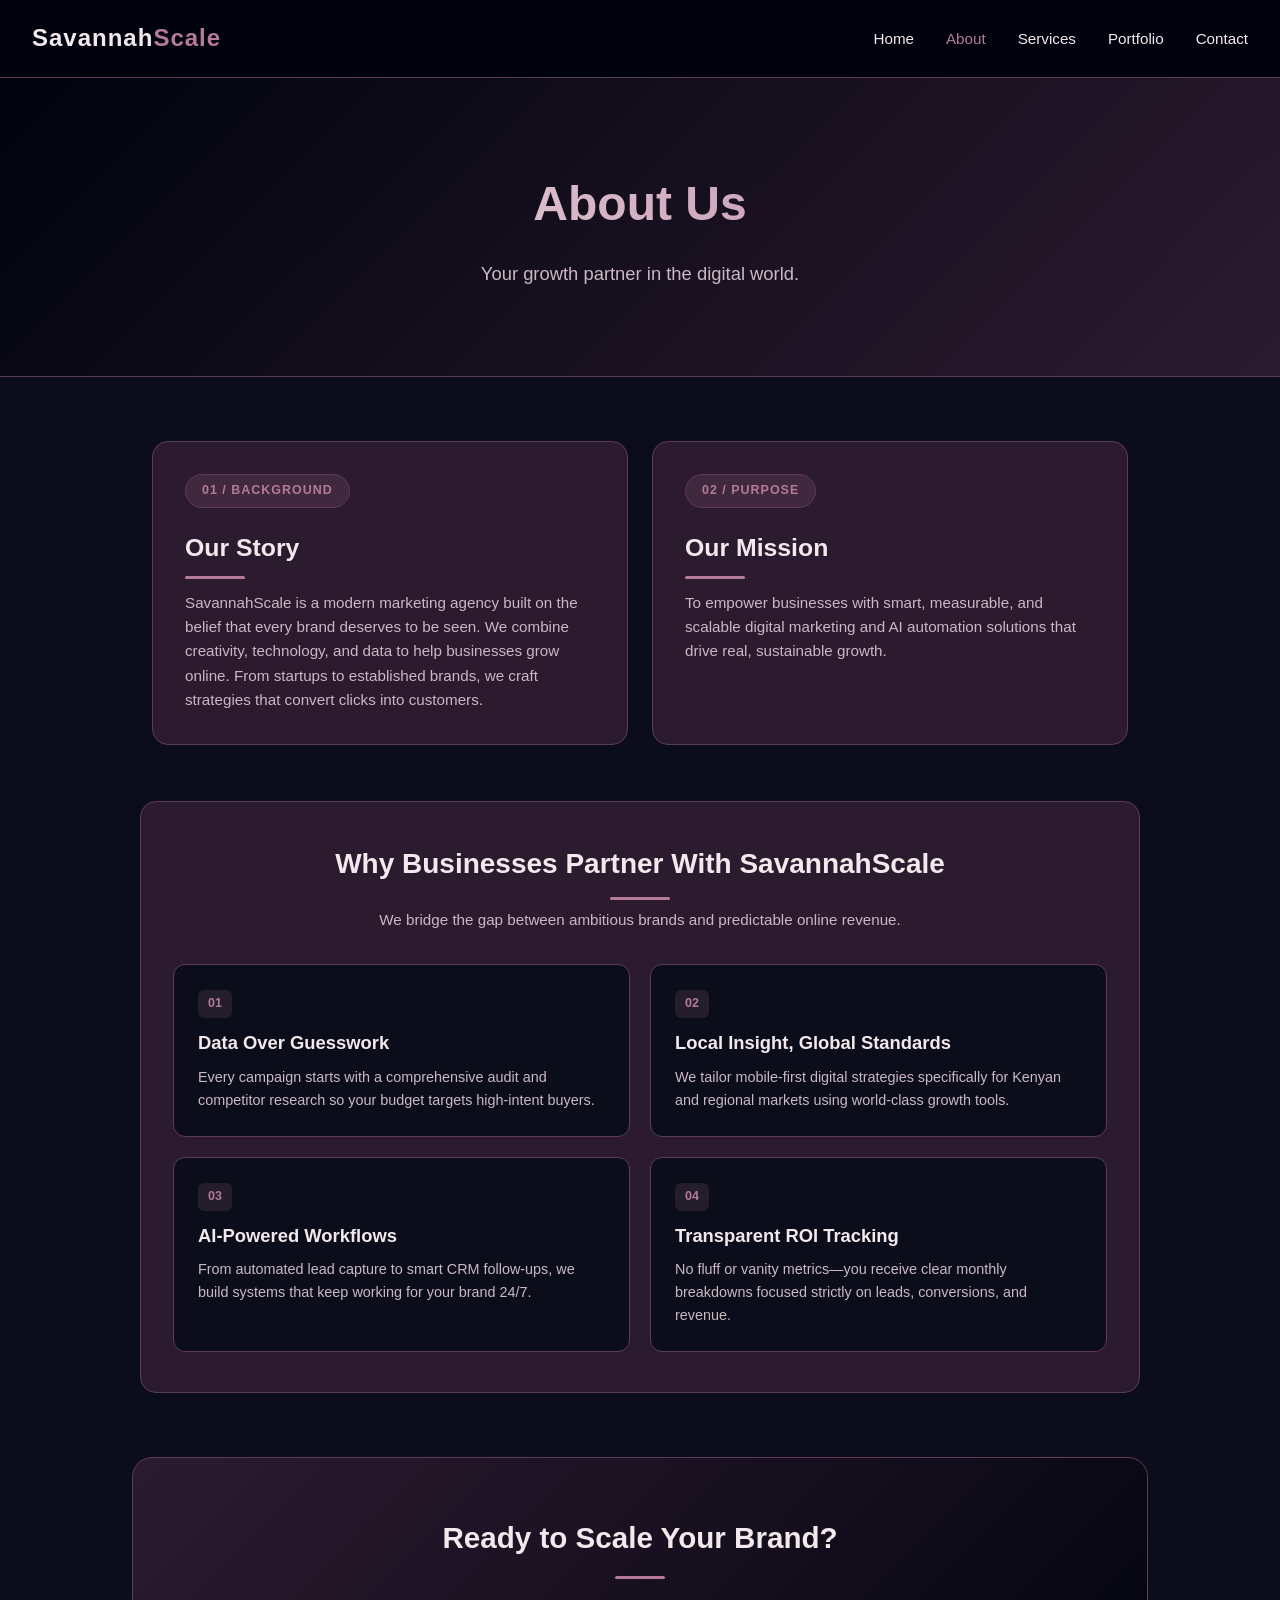
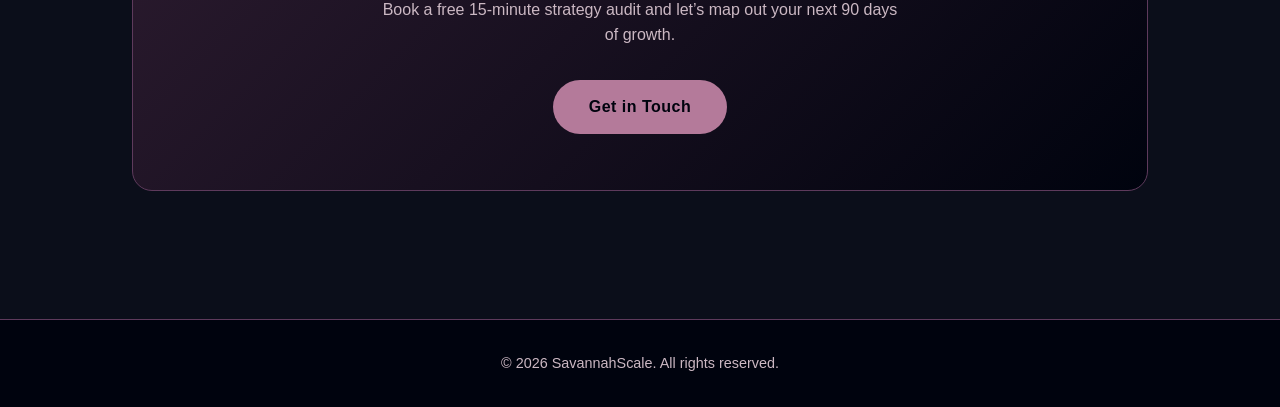
<file: about.html>
<!DOCTYPE html>
<html lang="en">
<head>
  <meta charset="UTF-8">
  <meta name="viewport" content="width=device-width, initial-scale=1.0">
  <title>SavannahScale – About Us</title>
  <meta name="description" content="Learn about SavannahScale, a modern digital marketing and AI automation agency in Kenya helping brands grow predictably online.">
  <link rel="stylesheet" href="style.css">
</head>
<body>
  <nav>
    <div class="logo">Savannah<span>Scale</span></div>
    <ul>
      <li><a href="index.html">Home</a></li>
      <li><a href="about.html" class="active">About</a></li>
      <li><a href="services.html">Services</a></li>
      <li><a href="portfolio.html">Portfolio</a></li>
      <li><a href="contact.html">Contact</a></li>
    </ul>
  </nav>

  <main>
    <!-- 1. Centered Hero Banner -->
    <section class="hero">
      <h1>About Us</h1>
      <p>Your growth partner in the digital world.</p>
    </section>

    <!-- 2. Side-by-Side Story & Mission Cards -->
    <section class="story-mission-section">
      <div class="story-mission-grid">
        <div class="info-card">
          <span class="card-eyebrow">01 / Background</span>
          <h2>Our Story</h2>
          <p>
            SavannahScale is a modern marketing agency built on the belief that every brand 
            deserves to be seen. We combine creativity, technology, and data to help businesses 
            grow online. From startups to established brands, we craft strategies that convert 
            clicks into customers.
          </p>
        </div>

        <div class="info-card">
          <span class="card-eyebrow">02 / Purpose</span>
          <h2>Our Mission</h2>
          <p>
            To empower businesses with smart, measurable, and scalable digital marketing 
            and AI automation solutions that drive real, sustainable growth.
          </p>
        </div>
      </div>
    </section>

    <!-- 3. Why Businesses Partner With SavannahScale -->
    <section class="about-pillars">
      <div class="pillars-header">
        <h2>Why Businesses Partner With SavannahScale</h2>
        <p>We bridge the gap between ambitious brands and predictable online revenue.</p>
      </div>

      <ol class="pillars-grid">
        <li class="pillar-item">
          <span class="pillar-num">01</span>
          <h3>Data Over Guesswork</h3>
          <p>Every campaign starts with a comprehensive audit and competitor research so your budget targets high-intent buyers.</p>
        </li>

        <li class="pillar-item">
          <span class="pillar-num">02</span>
          <h3>Local Insight, Global Standards</h3>
          <p>We tailor mobile-first digital strategies specifically for Kenyan and regional markets using world-class growth tools.</p>
        </li>

        <li class="pillar-item">
          <span class="pillar-num">03</span>
          <h3>AI-Powered Workflows</h3>
          <p>From automated lead capture to smart CRM follow-ups, we build systems that keep working for your brand 24/7.</p>
        </li>

        <li class="pillar-item">
          <span class="pillar-num">04</span>
          <h3>Transparent ROI Tracking</h3>
          <p>No fluff or vanity metrics—you receive clear monthly breakdowns focused strictly on leads, conversions, and revenue.</p>
        </li>
      </ol>
    </section>

    <!-- 4. Bottom CTA Banner -->
    <section class="home-cta">
      <div class="cta-box">
        <h2>Ready to Scale Your Brand?</h2>
        <div class="cta-divider"></div>
        <p>Book a free 15-minute strategy audit and let’s map out your next 90 days of growth.</p>
        <a href="contact.html" class="btn-primary">Get in Touch</a>
      </div>
    </section>
  </main>

  <footer>
    <p>&copy; <span id="current-year">2026</span> SavannahScale. All rights reserved.</p>
  </footer>

</body>
</html>
</file>
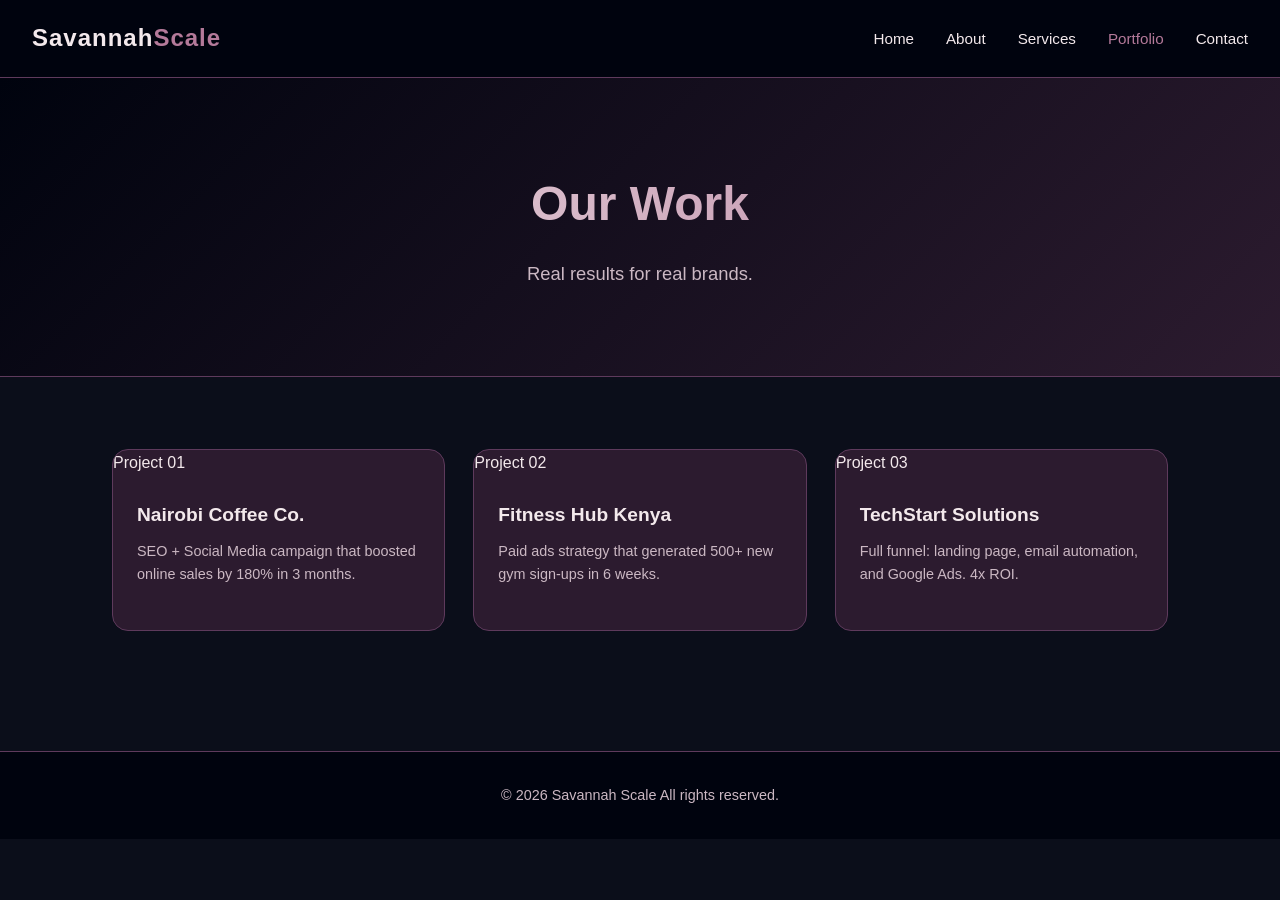
<file: portfolio.html>
<!DOCTYPE html>
<html lang="en">
<head>
  <meta charset="UTF-8">
  <title>Savannah Scale-  Portfolio</title>
  <meta name="description" content="Savannah Scale is a premier digital marketing agency in Kenya offering SEO, paid ads, and AI automation to scale your business.">
  <link rel="stylesheet" href="style.css">
</head>
<body>
  <nav>
    <div class="logo">Savannah<span>Scale</span></div>
    <ul>
      <li><a href="index.html">Home</a></li>
      <li><a href="about.html">About</a></li>
      <li><a href="services.html">Services</a></li>
      <li><a href="portfolio.html" class="active">Portfolio</a></li>
      <li><a href="contact.html">Contact</a></li>
    </ul>
  </nav>

  <section class="hero">
    <h1>Our Work</h1>
    <p>Real results for real brands.</p>
  </section>

  <section>
    <div class="portfolio-grid">
      <div class="portfolio-card">
        <div class="img-placeholder">Project 01</div>
        <div class="content">
          <h3>Nairobi Coffee Co.</h3>
          <p>SEO + Social Media campaign that boosted online sales by 180% in 3 months.</p>
        </div>
      </div>
      <div class="portfolio-card">
        <div class="img-placeholder">Project 02</div>
        <div class="content">
          <h3>Fitness Hub Kenya</h3>
          <p>Paid ads strategy that generated 500+ new gym sign-ups in 6 weeks.</p>
        </div>
      </div>
      <div class="portfolio-card">
        <div class="img-placeholder">Project 03</div>
        <div class="content">
          <h3>TechStart Solutions</h3>
          <p>Full funnel: landing page, email automation, and Google Ads. 4x ROI.</p>
        </div>
      </div>
    </div>
  </section>

  <footer>
    <p>&copy; 2026 Savannah Scale All rights reserved.</p>
  </footer>
</body>
</html>
</file>
<file: style.css>
* { /* strips away default browser spacing*/
  margin: 0;
  padding: 0;
  box-sizing: border-box; /*adding padding/border doesn't accidentaly make it woderthan its actual width*/
  font-family: 'Segoe UI', Tahoma, Geneva, Verdana, sans-serif;
}

:root { /*stores  colours at the root level an can be reused.*/
  --bg-deep: #00030E;
  --bg-main: #0B0E1A;
  --bg-card: #2C1B2F;
  --accent-dark: #5E3A5C;
  --primary: #B47A9A;
  --text-light: #F3E9EC;
  --text-muted: #CBB8C3;
}

body {
  background: var(--bg-main);
  color: var(--text-light);
  line-height: 1.6;
}

/* ==================== NAVBAR ==================== */
nav {
  background: var(--bg-deep);
  padding: 1.2rem 2rem;
  display: flex;
  justify-content: space-between;
  align-items: center;
  position: sticky;
  top: 0;
  z-index: 100;
  border-bottom: 1px solid var(--accent-dark);
  transition: box-shadow 0.3s ease;
}

.logo {
  color: var(--text-light);
  font-size: 1.5rem;
  font-weight: bold;
  letter-spacing: 1px;
}

.logo span {
  color: var(--primary);
}

nav ul {
  display: flex;
  list-style: none;
  gap: 2rem;
}

nav ul li a {
  color: var(--text-light);
  text-decoration: none;
  font-weight: 500;
  transition: color 0.3s ease;
  font-size: 0.95rem;
}

nav ul li a:hover,
nav ul li a.active {
  color: var(--primary);
}

/* ==================== SHARED HERO BANNER (About, Services, Contact) ==================== */
.hero {
  background: linear-gradient(135deg, var(--bg-deep) 0%, var(--bg-card) 100%);
  color: var(--text-light);
  padding: 5.5rem 2rem;
  text-align: center;
  border-bottom: 1px solid var(--accent-dark);
  max-width: 100%;
}

.hero h1 {
  font-size: 3rem;
  margin-bottom: 1rem;
  background: linear-gradient(to right, var(--text-light), var(--primary));
  -webkit-background-clip: text;
  -webkit-text-fill-color: transparent;
  font-weight: 800;
}

.hero p {
  font-size: 1.15rem;
  color: var(--text-muted);
  max-width: 600px;
  margin: 0 auto;
}

/* ==================== HOME HERO CARD ==================== */
.home-hero {
  padding: 4rem 2rem 2rem;
  max-width: 1080px;
  margin: 0 auto;
}

.hero-card {
  background: linear-gradient(135deg, var(--bg-deep) 0%, var(--bg-card) 100%);
  border: 1px solid var(--accent-dark);
  border-radius: 20px;
  padding: 4.5rem 2rem;
  text-align: center;
  box-shadow: 0 20px 50px rgba(0, 0, 0, 0.35);
}

.hero-badge,
.eyebrow,
.card-eyebrow {
  display: inline-block;
  font-size: 0.78rem;
  font-weight: 700;
  text-transform: uppercase;
  letter-spacing: 0.08em;
  color: var(--primary);
  background: rgba(180, 122, 154, 0.14);
  border: 1px solid var(--accent-dark);
  padding: 6px 16px;
  border-radius: 999px;
  margin-bottom: 1.25rem;
}

.hero-card h1 {
  font-size: 3rem;
  margin: 0 auto 1rem;
  max-width: 720px;
  background: linear-gradient(to right, var(--text-light), var(--primary));
  -webkit-background-clip: text;
  -webkit-text-fill-color: transparent;
  font-weight: 800;
  line-height: 1.2;
}

.hero-card p {
  font-size: 1.1rem;
  margin: 0 auto 2.25rem;
  color: var(--text-muted);
  max-width: 580px;
  line-height: 1.6;
}

/* ==================== BUTTONS ==================== */
.hero-actions {
  display: flex;
  justify-content: center;
  gap: 1rem;
  flex-wrap: wrap;
}

.btn,
.btn-primary {
  background: var(--primary);
  color: var(--bg-deep);
  padding: 0.9rem 2.25rem;
  border: none;
  border-radius: 30px;
  text-decoration: none;
  font-weight: 700;
  display: inline-block;
  text-align: center;
  transition: all 0.3s ease;
  letter-spacing: 0.5px;
  cursor: pointer;
}

.btn:hover,
.btn-primary:hover {
  background: var(--text-light);
  color: var(--bg-deep);
  transform: translateY(-3px);
  box-shadow: 0 10px 20px rgba(180, 122, 154, 0.25);
}

.btn-secondary,
.btn-outline {
  background: transparent;
  color: var(--text-light);
  padding: 0.9rem 2.25rem;
  border: 1px solid var(--accent-dark);
  border-radius: 30px;
  text-decoration: none;
  font-weight: 600;
  display: inline-block;
  text-align: center;
  transition: all 0.3s ease;
  cursor: pointer;
}

.btn-secondary:hover,
.btn-outline:hover {
  border-color: var(--primary);
  background: rgba(180, 122, 154, 0.14);
  transform: translateY(-3px);
}

/* ==================== GENERAL SECTIONS ==================== */
section {
  padding: 4.5rem 2rem;
  max-width: 1120px;
  margin: 0 auto;
}

section h2 {
  text-align: center;
  font-size: 2.25rem;
  margin-bottom: 2.5rem;
  color: var(--text-light);
  position: relative;
}

section h2::after {
  content: '';
  display: block;
  width: 60px;
  height: 3px;
  background: var(--primary);
  margin: 10px auto 0;
  border-radius: 2px;
}

/* ==================== SERVICES & WHY CHOOSE US GRID ==================== */
.services-grid {
  display: grid;
  grid-template-columns: repeat(auto-fit, minmax(300px, 1fr));
  gap: 2rem;
}

.service-card {
  background: var(--bg-card);
  padding: 2rem;
  border-radius: 16px;
  text-align: left;
  border: 1px solid var(--accent-dark);
  transition: transform 0.3s ease, border-color 0.3s ease, box-shadow 0.3s ease;
}

.service-card:hover {
  transform: translateY(-6px);
  border-color: var(--primary);
  box-shadow: 0 10px 28px rgba(180, 122, 154, 0.18);
}

.service-card .icon-img,
.service-card img {
  width: 100%;
  height: 180px;
  object-fit: cover;
  border-radius: 10px;
  margin-bottom: 1.5rem;
  display: block;
}

.service-card h3 {
  margin-bottom: 0.75rem;
  color: var(--primary);
  font-size: 1.3rem;
}

.service-card p {
  color: var(--text-muted);
  font-size: 0.95rem;
}

/* ==================== PRICING CARDS (Services Page) ==================== */
.pricing-section {
  padding: 4rem 2rem 5rem;
  max-width: 1120px;
  margin: 0 auto;
}

.pricing-header {
  text-align: center;
  max-width: 600px;
  margin: 0 auto 3.5rem;
}

.pricing-header h2 {
  margin-bottom: 1rem;
}

.pricing-header p {
  color: var(--text-muted);
  font-size: 1rem;
}

.pricing-grid {
  display: grid;
  grid-template-columns: repeat(3, 1fr);
  gap: 28px;
  align-items: stretch;
}

.pricing-card {
  background: linear-gradient(180deg, var(--bg-card) 0%, #1b1120 100%);
  border: 1px solid var(--accent-dark);
  border-radius: 18px;
  padding: 36px 28px;
  display: flex;
  flex-direction: column;
  justify-content: space-between;
  position: relative;
  transition: transform 0.25s ease, border-color 0.25s ease, box-shadow 0.25s ease;
}

.pricing-card:hover {
  transform: translateY(-6px);
  border-color: var(--primary);
}

.pricing-card.popular {
  background: linear-gradient(180deg, #3c223f 0%, var(--bg-card) 100%);
  border: 1.5px solid var(--primary);
  box-shadow: 0 12px 40px rgba(180, 122, 154, 0.2);
}

.badge {
  position: absolute;
  top: -13px;
  right: 24px;
  background: var(--primary);
  color: var(--bg-deep);
  font-size: 0.75rem;
  font-weight: 800;
  text-transform: uppercase;
  letter-spacing: 0.06em;
  padding: 4px 14px;
  border-radius: 999px;
}

.plan-name {
  font-size: 1.35rem;
  font-weight: 700;
  color: var(--text-light);
  margin-bottom: 8px;
}

.plan-desc {
  font-size: 0.9rem;
  color: var(--text-muted);
  margin-bottom: 24px;
}

.plan-price {
  display: flex;
  align-items: baseline;
  gap: 6px;
  padding-bottom: 24px;
  border-bottom: 1px solid var(--accent-dark);
  margin-bottom: 24px;
}

.plan-price .currency {
  font-size: 1rem;
  font-weight: 700;
  color: var(--primary);
}

.plan-price .amount {
  font-size: 2.25rem;
  font-weight: 800;
  color: var(--text-light);
}

.plan-price .period {
  font-size: 0.875rem;
  color: var(--text-muted);
}

.plan-features {
  list-style: none;
  margin-bottom: 32px;
  flex-grow: 1;
}

.plan-features li {
  display: flex;
  align-items: flex-start;
  gap: 10px;
  font-size: 0.925rem;
  color: var(--text-light);
  margin-bottom: 14px;
}

.plan-features .check {
  color: var(--primary);
  font-weight: 700;
}

.pricing-card .btn {
  width: 100%;
}

/* ==================== ABOUT PAGE (Story/Mission & 4 Pillars) ==================== */
.story-mission-section {
  padding: 4rem 2rem 1.5rem;
  max-width: 1040px;
  margin: 0 auto;
}

.story-mission-grid {
  display: grid;
  grid-template-columns: repeat(2, 1fr);
  gap: 24px;
}

.info-card {
  background: var(--bg-card);
  border: 1px solid var(--accent-dark);
  border-radius: 16px;
  padding: 2rem;
  transition: transform 0.25s ease, border-color 0.25s ease;
}

.info-card:hover {
  transform: translateY(-4px);
  border-color: var(--primary);
}

.info-card h2 {
  text-align: left;
  font-size: 1.55rem;
  margin-bottom: 0.75rem;
}

.info-card h2::after {
  margin: 8px 0 0;
}

.info-card p {
  color: var(--text-muted);
  font-size: 0.95rem;
}

.about-pillars {
  max-width: 1000px;
  margin: 2rem auto;
  padding: 2.5rem 2rem;
  background: var(--bg-card);
  border: 1px solid var(--accent-dark);
  border-radius: 16px;
}

.pillars-header {
  text-align: center;
  margin-bottom: 2rem;
}

.pillars-header h2 {
  font-size: 1.75rem;
  margin-bottom: 0.5rem;
}

.pillars-header p {
  color: var(--text-muted);
  font-size: 0.95rem;
}

.pillars-grid {
   list-style: none;
  padding-left: 0;
  display: grid;
  grid-template-columns: repeat(2, 1fr);
  gap: 20px;
}

.pillar-item {
  background-color: var(--bg-main);
  border: 1px solid var(--accent-dark);
  border-radius: 12px;
  padding: 1.5rem;
  transition: border-color 0.2s ease, transform 0.2s ease;
}

.pillar-item:hover {
  border-color: var(--primary);
  transform: translateY(-3px);
}

.pillar-num {
  display: inline-block;
  font-size: 0.78rem;
  font-weight: 700;
  color: var(--primary);
  background-color: rgba(180, 122, 154, 0.14);
  padding: 4px 10px;
  border-radius: 6px;
  margin-bottom: 10px;
}

.pillar-item h3 {
  color: var(--text-light);
  font-size: 1.15rem;
  margin-bottom: 8px;
}

.pillar-item p {
  color: var(--text-muted);
  font-size: 0.9rem;
}

/* ==================== PORTFOLIO PAGE (Filters, Metric Banners & Modal) ==================== */
.portfolio-hero {
  background: linear-gradient(135deg, var(--bg-deep) 0%, var(--bg-card) 100%);
  border-bottom: 1px solid var(--accent-dark);
  padding: 5rem 2rem;
  text-align: center;
  max-width: 100%;
}

.portfolio-hero h1 {
font-size: 2.75rem;
margin-bottom: 0.75rem;
background: linear-gradient(to right, var(--text-light), var(--primary));
-webkit-background-clip: text;
-webkit-text-fill-color: transparent;
font-weight: 800;
}
.portfolio-hero p {
color: var(--text-muted);
font-size: 1.05rem;
}
.filter-bar {
display: flex;
justify-content: center;
gap: 12px;
flex-wrap: wrap;
margin-bottom: 2.5rem;
}
.filter-btn {
background: var(--bg-card);
border: 1px solid var(--accent-dark);
color: var(--text-light);
padding: 9px 20px;
border-radius: 999px;
font-size: 0.88rem;
font-weight: 600;
cursor: pointer;
transition: all 0.2s ease;
}
.filter-btn:hover,
.filter-btn.active {
background: var(--primary);
border-color: var(--primary);
color: var(--bg-deep);
}
.portfolio-grid {
display: grid;
grid-template-columns: repeat(3, 1fr);
gap: 28px;
}
.portfolio-card {
background: var(--bg-card);
border: 1px solid var(--accent-dark);
border-radius: 16px;
overflow: hidden;
display: flex;
flex-direction: column;
transition: transform 0.25s ease, border-color 0.25s ease;
}
.portfolio-card:hover {
transform: translateY(-6px);
border-color: var(--primary);
}
.portfolio-card.hide {
display: none;
}
.card-banner {
padding: 28px 24px;
border-bottom: 1px solid var(--accent-dark);
}
.banner-plum { background: linear-gradient(135deg, #472546 0%, var(--bg-deep) 100%); }
.banner-indigo { background: linear-gradient(135deg, #352145 0%, var(--bg-deep) 100%); }
.banner-violet { background: linear-gradient(135deg, #42224a 0%, var(--bg-deep) 100%); }
.project-tag {
display: inline-block;
font-size: 0.72rem;
font-weight: 700;
text-transform: uppercase;
letter-spacing: 0.06em;
color: var(--primary);
background: rgba(0, 3, 14, 0.5);
padding: 4px 10px;
border-radius: 6px;
margin-bottom: 14px;
}
.metric-highlight {
font-size: 2.5rem;
font-weight: 800;
color: var(--text-light);
line-height: 1.1;
margin-bottom: 4px;
}
.metric-label {
font-size: 0.85rem;
color: var(--text-muted);
}
.portfolio-card .content {
padding: 24px;
display: flex;
flex-direction: column;
flex-grow: 1;
}
.portfolio-card h3 {
color: var(--text-light);
font-size: 1.2rem;
margin-bottom: 10px;
}
.portfolio-card p {
color: var(--text-muted);
font-size: 0.9rem;
margin-bottom: 20px;
flex-grow: 1;
}
.case-btn {
background: transparent;
border: none;
color: var(--primary);
font-weight: 700;
font-size: 0.9rem;
padding: 0;
text-align: left;
cursor: pointer;
}
.case-btn:hover {
text-decoration: underline;
}
/* Case Study Modal */
.modal-overlay {
position: fixed;
inset: 0;
background: rgba(0, 3, 14, 0.85);
backdrop-filter: blur(5px);
display: none;
align-items: center;
justify-content: center;
padding: 20px;
z-index: 1000;
}
.modal-overlay.open {
display: flex;
}
.modal-card {
background: var(--bg-card);
border: 1px solid var(--primary);
border-radius: 18px;
max-width: 540px;
width: 100%;
padding: 32px;
position: relative;
color: var(--text-light);
}
.modal-close {
position: absolute;
top: 16px;
right: 20px;
background: none;
border: none;
color: var(--text-muted);
font-size: 1.75rem;
cursor: pointer;
}
.modal-badge {
display: inline-block;
background: rgba(180, 122, 154, 0.18);
color: var(--primary);
font-size: 0.8rem;
font-weight: 700;
padding: 4px 12px;
border-radius: 999px;
margin-bottom: 10px;
}
.modal-card h2 {
text-align: left;
margin-bottom: 16px;
font-size: 1.6rem;
}
.modal-card h2::after {
display: none;
}
.modal-body h4 {
color: var(--primary);
margin: 14px 0 4px;
font-size: 0.95rem;
}
.modal-body p {
color: var(--text-muted);
font-size: 0.9rem;
}
/* ==================== CONTACT PAGE (2-Column Split & Form) ==================== */
.contact-grid {
display: grid;
grid-template-columns: 1fr 1.25fr;
gap: 36px;
align-items: start;
}
.contact-info,
.contact-form-card {
background: var(--bg-card);
border: 1px solid var(--accent-dark);
border-radius: 18px;
padding: 2.25rem;
}
.contact-info h2 {
text-align: left;
font-size: 1.75rem;
margin-bottom: 12px;
}
.contact-info h2::after {
margin: 8px 0 0;
}
.contact-intro {
color: var(--text-muted);
font-size: 0.95rem;
margin-bottom: 2rem;
}
.info-list {
display: flex;
flex-direction: column;
gap: 1.25rem;
}
.info-item {
display: flex;
align-items: flex-start;
gap: 14px;
}
.info-icon {
width: 40px;
height: 40px;
background: rgba(180, 122, 154, 0.14);
border: 1px solid var(--accent-dark);
border-radius: 10px;
display: flex;
align-items: center;
justify-content: center;
color: var(--primary);
flex-shrink: 0;
}
.info-item h4 {
color: var(--text-light);
font-size: 0.95rem;
margin-bottom: 3px;
}
.info-item p {
color: var(--text-muted);
font-size: 0.88rem;
}
.styled-form {
display: flex;
flex-direction: column;
gap: 1.25rem;
}
.form-row {
display: grid;
grid-template-columns: 1fr 1fr;
gap: 16px;
}
.form-group {
display: flex;
flex-direction: column;
gap: 6px;
}
.form-group label {
color: var(--text-light);
font-size: 0.85rem;
font-weight: 600;
}
.styled-form input,
.styled-form select,
.styled-form textarea {
width: 100%;
background: var(--bg-main);
border: 1px solid var(--accent-dark);
border-radius: 10px;
padding: 12px 14px;
color: var(--text-light);
font-size: 0.95rem;
transition: border-color 0.2s ease, box-shadow 0.2s ease;
}
.styled-form input:focus,
.styled-form select:focus,
.styled-form textarea:focus {
outline: none;
border-color: var(--primary);
box-shadow: 0 0 0 3px rgba(180, 122, 154, 0.18);
}
.form-submit-btn {
width: 100%;
font-size: 1rem;
margin-top: 4px;
}
.form-success {
display: none;
background: rgba(34, 197, 94, 0.12);
border: 1px solid rgba(34, 197, 94, 0.4);
color: #bbf7d0;
padding: 14px 16px;
border-radius: 10px;
font-size: 0.9rem;
}
.form-success.show {
display: block;
}
/* ==================== BOTTOM CTA BANNER ==================== */
.home-cta {
max-width: 1080px;
margin: 0 auto;
padding: 2rem 2rem 5rem;
}
.cta-box {
background: linear-gradient(135deg, var(--bg-card) 0%, var(--bg-deep) 100%);
border: 1px solid var(--accent-dark);
border-radius: 20px;
padding: 3.5rem 2rem;
text-align: center;
}
.cta-box h2 {
font-size: 1.85rem;
margin: 0;
}
.cta-box h2::after {
display: none;
}
.cta-divider {
width: 50px;
height: 3px;
background-color: var(--primary);
margin: 14px auto 18px;
border-radius: 999px;
}
.cta-box p {
color: var(--text-muted);
max-width: 520px;
margin: 0 auto 2rem;
}
/* ==================== SCROLL REVEAL ANIMATION ==================== */
.reveal-hidden {
opacity: 0;
transform: translateY(18px);
transition: opacity 0.5s ease, transform 0.5s ease;
}
.reveal-hidden.visible {
opacity: 1;
transform: translateY(0);
}
/* ==================== FOOTER ==================== */
footer {
background: var(--bg-deep);
color: var(--text-muted);
text-align: center;
padding: 2rem;
margin-top: 3rem;
border-top: 1px solid var(--accent-dark);
font-size: 0.9rem;
}
/* ==================== MOBILE RESPONSIVE ==================== */
@media (max-width: 900px) {
.pricing-grid,
.portfolio-grid,
.contact-grid {
grid-template-columns: 1fr;
}
}
@media (max-width: 768px) {
nav {
flex-direction: column;
gap: 1rem;
padding: 1rem;
}
nav ul {
gap: 1rem;
flex-wrap: wrap;
justify-content: center;
}
.hero h1,
.hero-card h1 {
font-size: 2.1rem;
}
.story-mission-grid,
.pillars-grid,
.form-row {
grid-template-columns: 1fr;
}
section {
padding: 3rem 1.5rem;
}
}
/* Plan Comparison Table */
.comparison-section {
  max-width: 1100px;
  margin: 0 auto 5rem;
  padding: 0 1.5rem;
}

.table-wrapper {
  overflow-x: auto;
  border-radius: 12px;
  border: 1px solid rgba(214, 143, 168, 0.25);
}

.comparison-table {
  width: 100%;
  border-collapse: collapse;
  background-color: #16111a;
  color: #f3eef5;
  text-align: left;
  font-size: 0.95rem;
}

.comparison-table th,
.comparison-table td {
  padding: 1rem 1.25rem;
  border-bottom: 1px solid rgba(255, 255, 255, 0.08);
}

.comparison-table thead {
  background-color: #241926;
  color: #d68fa8;
}

.comparison-table tbody tr:last-child td {
  border-bottom: none;
}

.comparison-table tbody tr:hover {
  background-color: rgba(214, 143, 168, 0.06);
}
</file>
